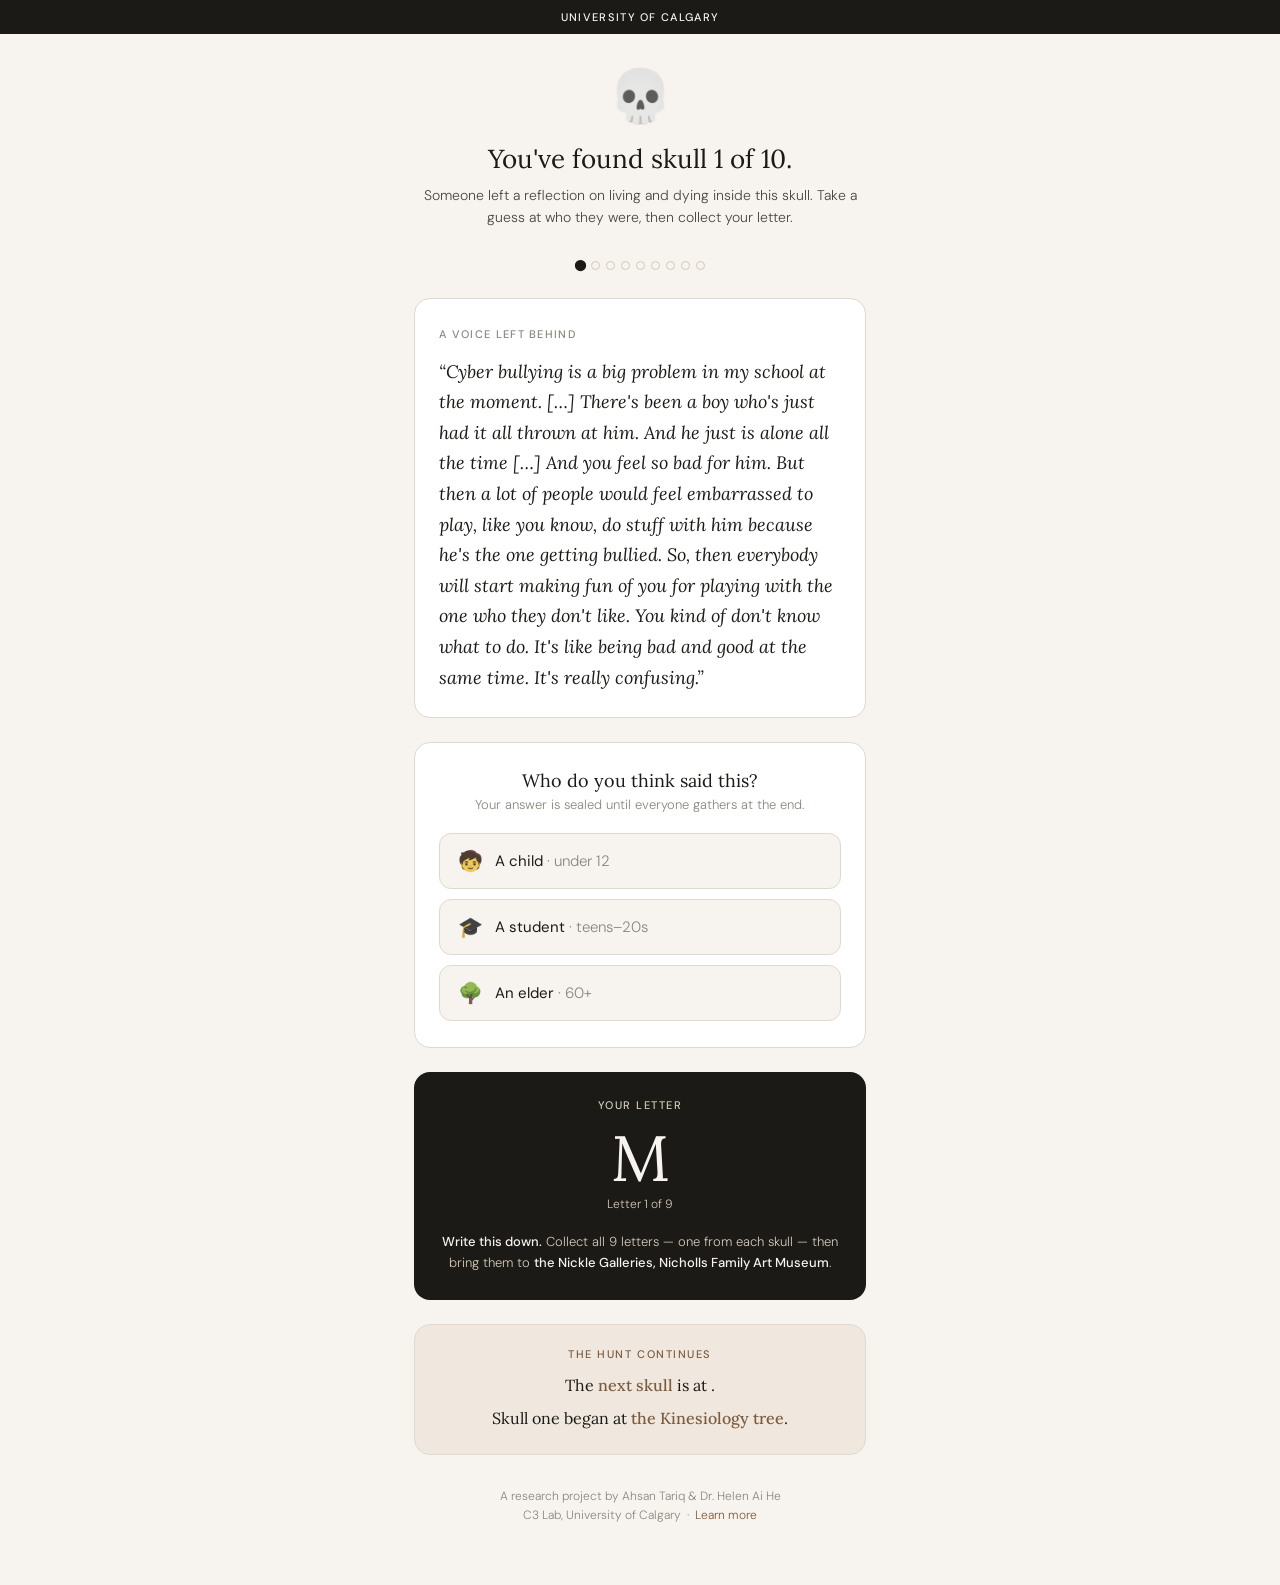
<file: landingpage.html>
<!DOCTYPE html>
<html lang="en">
<head>
<meta charset="UTF-8">
<meta name="viewport" content="width=device-width, initial-scale=1.0">
<title>Briefly Perfectly Human</title>
<link rel="preconnect" href="https://fonts.googleapis.com">
<link href="https://fonts.googleapis.com/css2?family=Lora:ital,wght@0,400;0,500;1,400&family=DM+Sans:wght@300;400;500&family=JetBrains+Mono:wght@500&display=swap" rel="stylesheet">
<style>
  *, *::before, *::after { box-sizing: border-box; margin: 0; padding: 0; }

  :root {
    --cream: #F7F3EE;
    --ink: #1C1A17;
    --ink-soft: #4A4740;
    --ink-muted: #8A877F;
    --warm-border: #E0D9CF;
    --accent: #7C5C3E;
    --accent-light: #F0E8DE;
    --bone: #D4C9B8;
    --correct: #4F6E47;
    --correct-light: #E7EFE2;
    --miss: #A8654A;
    --miss-light: #F3E5DD;
  }

  body {
    background: var(--cream);
    color: var(--ink);
    font-family: 'DM Sans', sans-serif;
    min-height: 100vh;
    display: flex;
    flex-direction: column;
    align-items: center;
  }

  .skull-bar {
    width: 100%;
    background: var(--ink);
    color: var(--cream);
    text-align: center;
    padding: 10px 20px;
    font-size: 11px;
    letter-spacing: 0.12em;
    text-transform: uppercase;
    font-weight: 500;
  }

  .container {
    width: 100%;
    max-width: 500px;
    padding: 0 24px 60px;
  }

  .skull-icon {
    text-align: center;
    padding: 36px 0 20px;
    font-size: 52px;
    line-height: 1;
    filter: grayscale(1);
    opacity: 0.85;
  }

  .project-title {
    text-align: center;
    font-family: 'Lora', serif;
    font-size: 26px;
    font-weight: 400;
    color: var(--ink);
    margin-bottom: 8px;
    line-height: 1.3;
  }

  .project-subtitle {
    text-align: center;
    font-size: 14px;
    color: var(--ink-soft);
    line-height: 1.6;
    margin-bottom: 32px;
    font-weight: 300;
  }

  .progress-track {
    display: flex;
    justify-content: center;
    gap: 6px;
    margin-bottom: 28px;
    flex-wrap: wrap;
  }
  .pip {
    width: 9px; height: 9px;
    border-radius: 50%;
    border: 1px solid var(--bone);
    background: transparent;
  }
  .pip.done { background: var(--accent); border-color: var(--accent); }
  .pip.current { border-color: var(--ink); background: var(--ink); transform: scale(1.25); }

  .perspective-card {
    background: white;
    border: 1px solid var(--warm-border);
    border-radius: 16px;
    padding: 28px 24px 24px;
    margin-bottom: 24px;
    animation: fadeUp 0.6s ease both;
  }

  @keyframes fadeUp {
    from { opacity: 0; transform: translateY(16px); }
    to { opacity: 1; transform: translateY(0); }
  }

  .card-eyebrow {
    font-size: 11px;
    letter-spacing: 0.12em;
    text-transform: uppercase;
    color: var(--ink-muted);
    margin-bottom: 16px;
    font-weight: 500;
  }

  .perspective-text {
    font-family: 'Lora', serif;
    font-size: 18px;
    line-height: 1.7;
    color: var(--ink);
    font-style: italic;
  }

  .guess-section {
    background: white;
    border: 1px solid var(--warm-border);
    border-radius: 16px;
    padding: 26px 24px;
    margin-bottom: 24px;
    animation: fadeUp 0.6s 0.1s ease both;
  }

  .guess-prompt {
    font-family: 'Lora', serif;
    font-size: 18px;
    font-weight: 400;
    color: var(--ink);
    margin-bottom: 4px;
    text-align: center;
  }
  .guess-hint {
    font-size: 13px;
    color: var(--ink-muted);
    text-align: center;
    margin-bottom: 20px;
    font-weight: 300;
  }

  .guess-options { display: flex; flex-direction: column; gap: 10px; }

  .guess-btn {
    width: 100%;
    padding: 14px 18px;
    background: var(--cream);
    border: 1px solid var(--warm-border);
    border-radius: 12px;
    font-family: 'DM Sans', sans-serif;
    font-size: 15px;
    color: var(--ink);
    cursor: pointer;
    text-align: left;
    display: flex;
    align-items: center;
    gap: 12px;
    transition: border-color 0.18s, background 0.18s, transform 0.1s;
  }
  .guess-btn:hover { border-color: var(--accent); background: var(--accent-light); }
  .guess-btn:active { transform: scale(0.99); }
  .guess-btn:focus-visible { outline: 2px solid var(--accent); outline-offset: 2px; }
  .guess-btn .gb-emoji { font-size: 20px; filter: grayscale(0.3); }

  .recorded {
    display: none;
    text-align: center;
    padding: 8px 0 2px;
    animation: fadeUp 0.45s ease both;
  }
  .recorded .rec-mark { font-size: 28px; margin-bottom: 10px; }
  .recorded p {
    font-family: 'Lora', serif;
    font-size: 16px;
    font-style: italic;
    color: var(--ink);
    line-height: 1.6;
    margin-bottom: 4px;
  }
  .recorded .rec-sub {
    font-style: normal;
    font-family: 'DM Sans', sans-serif;
    font-size: 13px;
    color: var(--ink-muted);
    font-weight: 300;
  }

  /* ---------- Letter / password clue ---------- */
  .letter-section {
    background: var(--ink);
    color: var(--cream);
    border-radius: 16px;
    padding: 26px 24px;
    margin-bottom: 24px;
    text-align: center;
    animation: fadeUp 0.6s 0.15s ease both;
  }
  .letter-label {
    font-size: 11px;
    letter-spacing: 0.14em;
    text-transform: uppercase;
    color: var(--bone);
    margin-bottom: 14px;
    font-weight: 500;
  }
  .letter-big {
    font-family: 'Lora', serif;
    font-size: 64px;
    line-height: 1;
    color: var(--cream);
    margin-bottom: 6px;
  }
  .letter-pos {
    font-size: 12px;
    color: var(--bone);
    font-weight: 300;
    margin-bottom: 20px;
  }
  .letter-instruction {
    font-size: 13px;
    color: var(--bone);
    font-weight: 300;
    line-height: 1.6;
  }
  .letter-instruction strong { color: var(--cream); font-weight: 500; }

  .scavenger-section {
    background: var(--accent-light);
    border: 1px solid var(--warm-border);
    border-radius: 16px;
    padding: 22px 24px;
    margin-bottom: 24px;
    text-align: center;
  }
  .scavenger-label {
    font-size: 11px;
    letter-spacing: 0.14em;
    text-transform: uppercase;
    color: var(--accent);
    font-weight: 500;
    margin-bottom: 12px;
  }
  .scavenger-line {
    font-family: 'Lora', serif;
    font-size: 16px;
    line-height: 1.6;
    color: var(--ink);
    margin-bottom: 8px;
  }
  .scavenger-line:last-child { margin-bottom: 0; }
  .scavenger-line strong { color: var(--accent); font-weight: 500; }

  .footer-note {
    text-align: center;
    font-size: 12px;
    color: var(--ink-muted);
    margin-top: 32px;
    line-height: 1.6;
    font-weight: 300;
  }
  .footer-note a { color: var(--accent); text-decoration: none; }

  @media (prefers-reduced-motion: reduce) {
    * { animation: none !important; transition: none !important; }
  }
</style>
</head>
<body>

<div class="skull-bar">University of Calgary</div>

<div class="container" id="app"><!-- rendered by script --></div>

<script>


const TOTAL_SKULLS = 9;
const FINAL_LOCATION = "the Nickle Galleries, Nicholls Family Art Museum";

const VOICE = {
  c: { label: "A child",   emoji: "🧒", note: "under 12" },
  s: { label: "A student", emoji: "🎓", note: "teens–20s" },
  e: { label: "An elder",  emoji: "🌳", note: "60+" }
};

const SKULLS = {
  1: {
    letter: "M",
    quote: "Cyber bullying is a big problem in my school at the moment. […] There's been a boy who's just had it all thrown at him. And he just is alone all the time […] And you feel so bad for him. But then a lot of people would feel embarrassed to play, like you know, do stuff with him because he's the one getting bullied. So, then everybody will start making fun of you for playing with the one who they don't like. You kind of don't know what to do. It's like being bad and good at the same time. It's really confusing.",
    answer: "c", who: "Age 10–12", role: "primary school student",
    location: "the Kinesiology tree"
  },
  2: {
    letter: "", quote: "", answer: "", who: "", role: "", location: ""
  },
  3: {
    letter: "", quote: "", answer: "", who: "", role: "", location: ""
  },
  4: {
    letter: "", quote: "", answer: "", who: "", role: "", location: ""
  },
  5: {
    letter: "", quote: "", answer: "", who: "", role: "", location: ""
  },
  6: {
    letter: "", quote: "", answer: "", who: "", role: "", location: ""
  },
  7: {
    letter: "", quote: "", answer: "", who: "", role: "", location: ""
  },
  8: {
    letter: "", quote: "", answer: "", who: "", role: "", location: ""
  },
  9: {
    letter: "", quote: "", answer: "", who: "", role: "", location: ""
  }
};

/* ---------- helpers ---------- */
function getParams() { return new URLSearchParams(window.location.search); }
const app = document.getElementById("app");

function progressPips(currentNum) {
  let html = '<div class="progress-track" aria-label="Skulls in the hunt">';
  for (let i = 1; i <= TOTAL_SKULLS; i++) {
    let cls = "pip";
    if (i === currentNum) cls += " current";
    else if (i < currentNum) cls += " done";
    html += `<span class="${cls}"></span>`;
  }
  html += "</div>";
  return html;
}

function renderSkull(num) {
  const data = SKULLS[num];
  const nextNum = num < TOTAL_SKULLS ? num + 1 : null;
  const nextLocation = nextNum ? SKULLS[nextNum].location : FINAL_LOCATION;

  app.innerHTML = `
    <div class="skull-icon">💀</div>
    <h1 class="project-title">You've found skull ${num} of 10.</h1>
    <p class="project-subtitle">Someone left a reflection on living and dying inside this skull. Take a guess at who they were, then collect your letter.</p>

    ${progressPips(num)}

    <div class="perspective-card">
      <div class="card-eyebrow">A voice left behind</div>
      <p class="perspective-text">&ldquo;${data.quote}&rdquo;</p>
    </div>

    <div class="guess-section">
      <h2 class="guess-prompt">Who do you think said this?</h2>
      <p class="guess-hint">Your answer is sealed until everyone gathers at the end.</p>
      <div class="guess-options" id="guess-options">
        ${Object.entries(VOICE).map(([key, v]) => `
          <button class="guess-btn" data-key="${key}">
            <span class="gb-emoji">${v.emoji}</span>
            <span>${v.label} <span style="color:var(--ink-muted);font-weight:300;">· ${v.note}</span></span>
          </button>`).join("")}
      </div>
      <div class="recorded" id="recorded">
        <div class="rec-mark">🕯️</div>
        <p id="recorded-text">Your guess is sealed.</p>
        <p class="rec-sub">The true answer will be revealed when everyone gathers at the end.</p>
      </div>
    </div>

    <div class="letter-section">
      <div class="letter-label">Your letter</div>
      <div class="letter-big">${data.letter}</div>
      <div class="letter-pos">Letter ${num} of ${TOTAL_SKULLS}</div>
      <p class="letter-instruction"><strong>Write this down.</strong> Collect all ${TOTAL_SKULLS} letters — one from each skull — then bring them to <strong>${FINAL_LOCATION}</strong>.</p>
    </div>

    <div class="scavenger-section">
      <div class="scavenger-label">The Hunt Continues</div>
      ${nextNum
        ? `<p class="scavenger-line">The <strong>next skull</strong> is at <strong>${nextLocation}</strong>.</p>`
        : `<p class="scavenger-line">That was the last skull. Bring your full password to <strong>${FINAL_LOCATION}</strong>.</p>`}
      <p class="scavenger-line">Skull one began at <strong>the Kinesiology tree</strong>.</p>
    </div>

    <p class="footer-note">
      A research project by Ahsan Tariq &amp; Dr. Helen Ai He<br>
      C3 Lab, University of Calgary &nbsp;·&nbsp; <a href="#">Learn more</a>
    </p>
  `;

  document.querySelectorAll(".guess-btn").forEach(btn => {
    btn.addEventListener("click", () => {
      const key = btn.dataset.key;
      const opts = document.getElementById("guess-options");
      const rec = document.getElementById("recorded");
      const recText = document.getElementById("recorded-text");
      if (opts) opts.style.display = "none";
      if (recText) recText.textContent = `You sealed your guess: ${VOICE[key].label.toLowerCase()}.`;
      if (rec) rec.style.display = "block";
    });
  });
}

/* ---------- router ---------- */
function route() {
  const skull = getParams().get("skull");
  if (skull && SKULLS[parseInt(skull, 10)]) {
    renderSkull(parseInt(skull, 10));
  } else {
    renderSkull(1);
  }
}
route();
</script>
</body>
</html>
</file>
